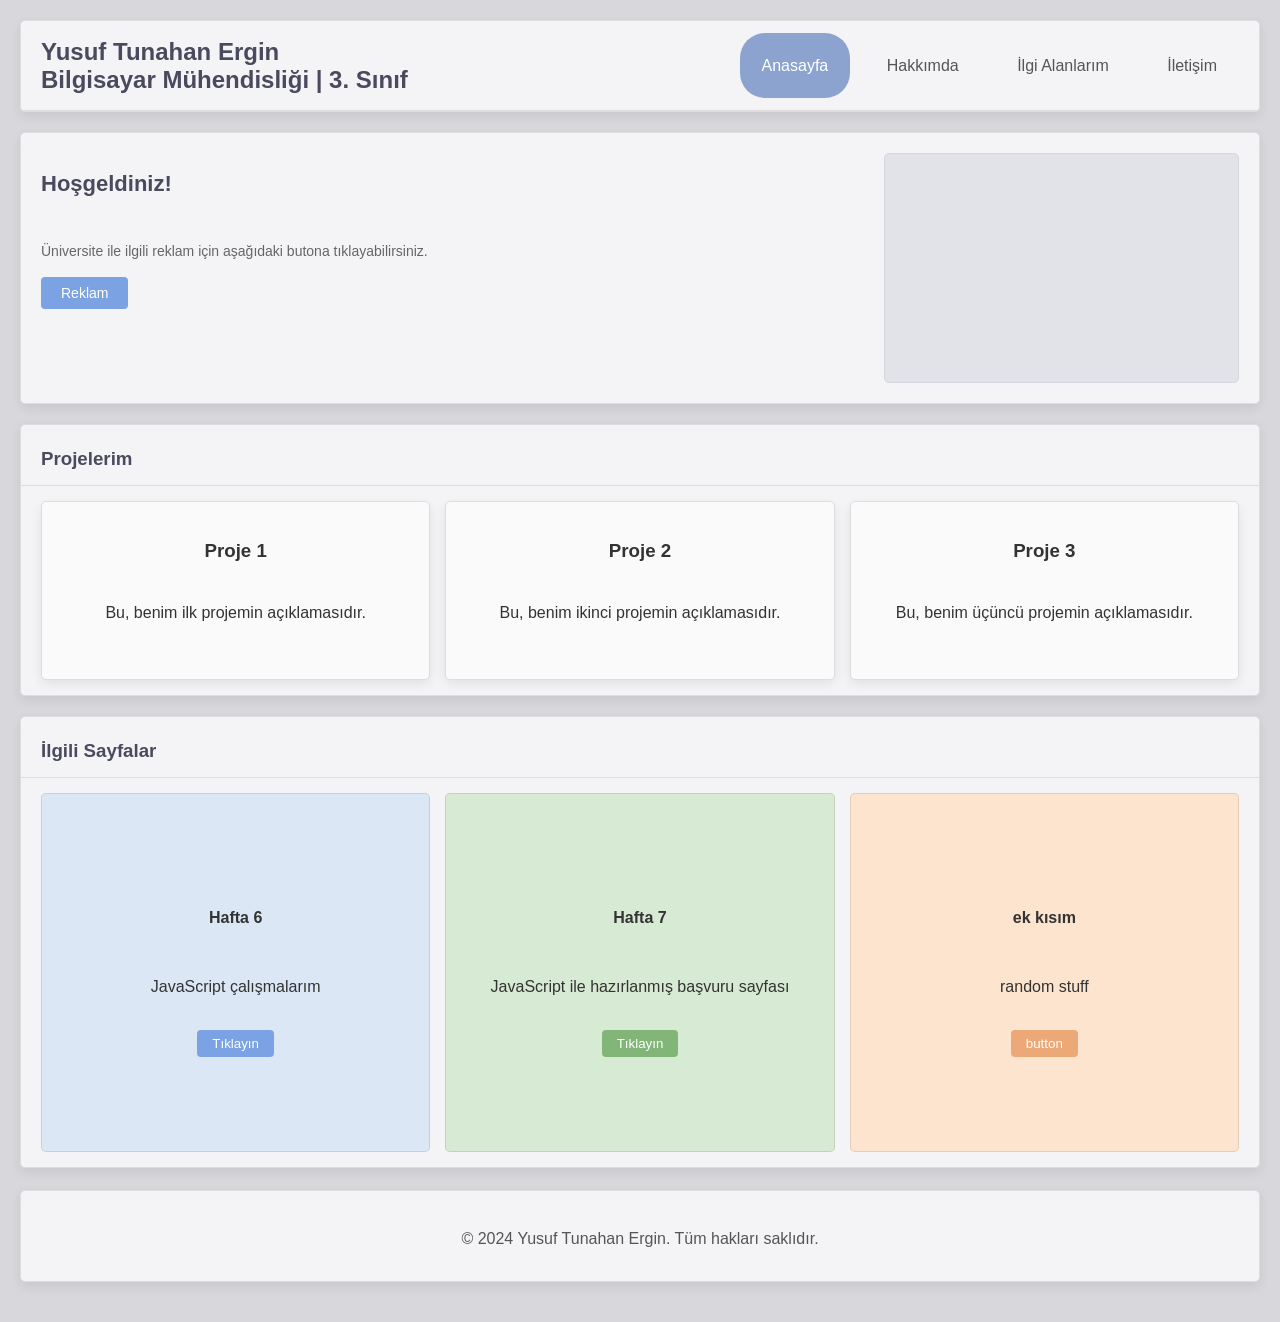
<file: index.html>
<!doctype html>
<html lang="tr">
  <link rel="stylesheet" href="assets/css/style.css" />
  <head>
    <meta charset="UTF-8" />
    <title>Hoşgeldiniz</title>
  </head>
  <body>
    <div class="wrapper">
      <nav class="navbar-container">
        <div class="navbar-top">
          <div class="logo">
            Yusuf Tunahan Ergin<br />
            Bilgisayar Mühendisliği | 3. Sınıf
          </div>

          <ul>
            <li><a href="../index.html" class="active">Anasayfa</a></li>
            <li><a href="../pages/about.html">Hakkımda</a></li>
            <li><a href="../pages/interests.html">İlgi Alanlarım</a></li>
            <li><a href="../pages/contact.html">İletişim</a></li>
          </ul>
        </div>
      </nav>

      <section class="hero-container">
        <div class="hero-main">
          <div class="hero-left">
            <h2>Hoşgeldiniz!</h2>
            <p>
              Üniversite ile ilgili reklam için aşağıdaki butona
              tıklayabilirsiniz.
            </p>
            <a href="../pages/lab-position.html">
              <button class="hero-btn">Reklam</button>
            </a>
          </div>
          <div class="hero-right">
            <div class="image-icon"></div>
          </div>
        </div>
      </section>

      <section class="cards-container">
        <div class="section-header">
          <h3>Projelerim</h3>
        </div>
        <div class="cards-wrapper">
          <div class="card">
            <h3>Proje 1</h3>
            <p>Bu, benim ilk projemin açıklamasıdır.</p>
          </div>
          <div class="card">
            <h3>Proje 2</h3>
            <p>Bu, benim ikinci projemin açıklamasıdır.</p>
          </div>
          <div class="card">
            <h3>Proje 3</h3>
            <p>Bu, benim üçüncü projemin açıklamasıdır.</p>
          </div>
        </div>
      </section>

      <section class="flex-grow-container">
        <div class="section-header">
          <h3>İlgili Sayfalar</h3>
        </div>
        <div class="grow-boxes">
          <div class="grow-box blue-box">
            <h4>Hafta 6</h4>
            <p>JavaScript çalışmalarım</p>
            <a href="./pages/hafta6.html">
              <button class="card-btn">Tıklayın</button>
            </a>
          </div>
          <div class="grow-box green-box">
            <h4>Hafta 7</h4>
            <p>JavaScript ile hazırlanmış başvuru sayfası</p>
            <a href="./pages/hafta7.html">
              <button class="card-btn green-btn">Tıklayın</button>
            </a>
          </div>
          <div class="grow-box orange-box">
            <h4>ek kısım</h4>
            <p>random stuff</p>
            <button class="card-btn orange-btn">button</button>
          </div>
        </div>
      </section>
    </div>

    <footer class="footer-container">
      <p>&copy; 2024 Yusuf Tunahan Ergin. Tüm hakları saklıdır.</p>
    </footer>
  </body>
</html>
</file>
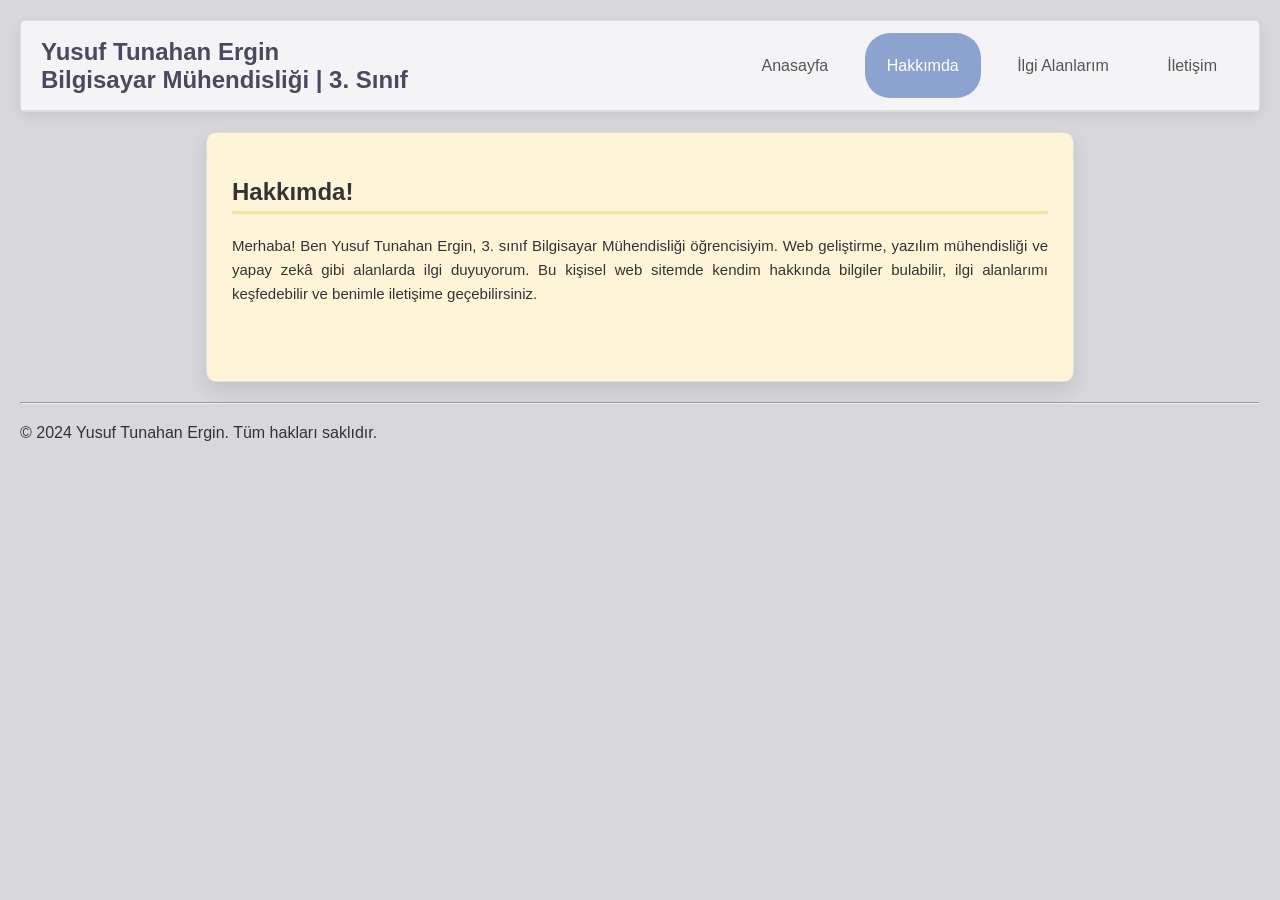
<file: pages/about.html>
<!doctype html>
<html lang="tr">
  <link rel="stylesheet" href="../assets/css/style.css" />
  <head>
    <meta charset="UTF-8" />
    <title>Hakkımda</title>
  </head>
  <nav class="navbar-container">
    <div class="navbar-top">
      <div class="logo">
        Yusuf Tunahan Ergin<br />
        Bilgisayar Mühendisliği | 3. Sınıf
      </div>

      <ul>
        <li><a href="../index.html">Anasayfa</a></li>
        <li><a href="../pages/about.html" class="active">Hakkımda</a></li>
        <li><a href="../pages/interests.html">İlgi Alanlarım</a></li>
        <li><a href="../pages/contact.html">İletişim</a></li>
      </ul>
    </div>
  </nav>
  <div class="container">
    <main class="content-box one-box">
      <h2>Hakkımda!</h2>
      <p>
        Merhaba! Ben Yusuf Tunahan Ergin, 3. sınıf Bilgisayar Mühendisliği
        öğrencisiyim. Web geliştirme, yazılım mühendisliği ve yapay zekâ gibi
        alanlarda ilgi duyuyorum. Bu kişisel web sitemde kendim hakkında
        bilgiler bulabilir, ilgi alanlarımı keşfedebilir ve benimle iletişime
        geçebilirsiniz.
      </p>
    </main>
  </div>
  <hr />
  <footer>
    <p>&copy; 2024 Yusuf Tunahan Ergin. Tüm hakları saklıdır.</p>
  </footer>
</html>
</file>
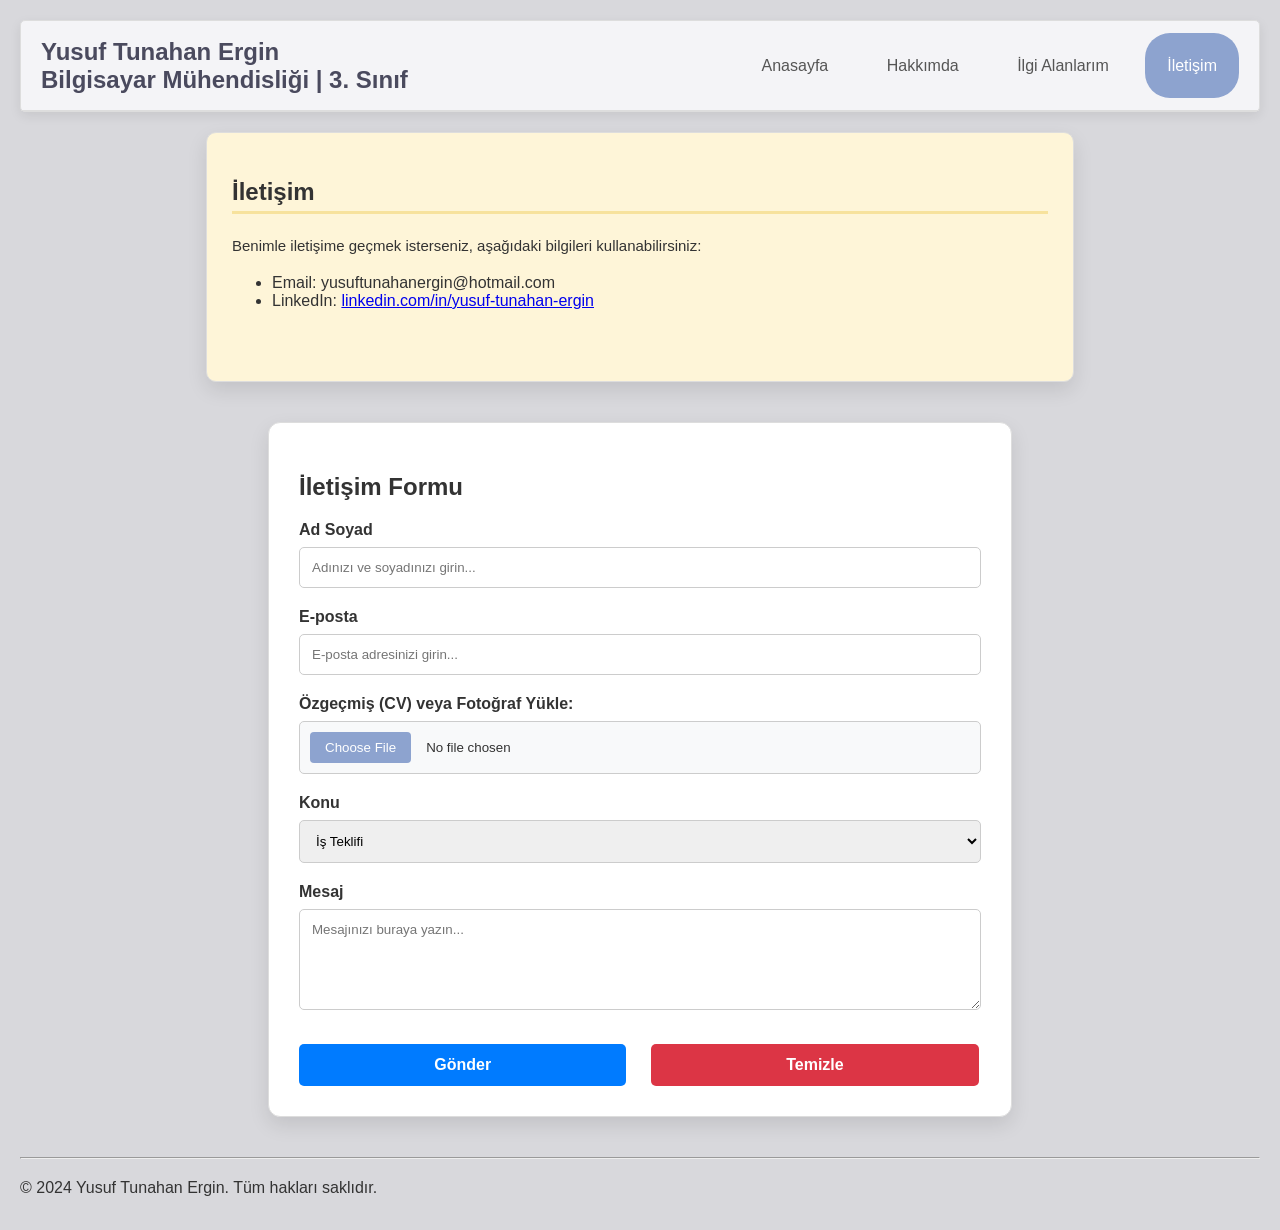
<file: pages/contact.html>
<!doctype html>
<html lang="tr">
  <link rel="stylesheet" href="../assets/css/style.css" />
  <head>
    <meta charset="UTF-8" />
    <title>İletişim</title>
  </head>
  <nav class="navbar-container">
    <div class="navbar-top">
      <div class="logo">
        Yusuf Tunahan Ergin<br />
        Bilgisayar Mühendisliği | 3. Sınıf
      </div>

      <ul>
        <li><a href="../index.html">Anasayfa</a></li>
        <li><a href="../pages/about.html">Hakkımda</a></li>
        <li><a href="../pages/interests.html">İlgi Alanlarım</a></li>
        <li><a href="../pages/contact.html" class="active">İletişim</a></li>
      </ul>
    </div>
  </nav>
  <div class="container">
    <main class="content-box one-box">
      <h2>İletişim</h2>
      <p>
        Benimle iletişime geçmek isterseniz, aşağıdaki bilgileri
        kullanabilirsiniz:
      </p>
      <ul>
        <li>Email: yusuftunahanergin@hotmail.com</li>
        <li>
          LinkedIn:
          <a href="https://linkedin.com/in/yusuf-tunahan-ergin" target="_blank"
            >linkedin.com/in/yusuf-tunahan-ergin</a
          >
        </li>
      </ul>
    </main>
  </div>
  <div class="contact-container">
    <h2>İletişim Formu</h2>
    <form action="#">
      <label for="name">Ad Soyad</label>
      <input
        type="text"
        id="name"
        name="name"
        placeholder="Adınızı ve soyadınızı girin..."
        required
      />

      <label for="email">E-posta</label>
      <input
        type="email"
        id="email"
        name="email"
        placeholder="E-posta adresinizi girin..."
        required
      />

      <label for="file-upload">Özgeçmiş (CV) veya Fotoğraf Yükle:</label>
      <input
        type="file"
        id="file-upload"
        name="file-upload"
        accept=".pdf, .doc, .docx, .jpg, .png"
      />

      <label for="subject">Konu</label>
      <select id="subject" name="subject">
        <option value="is-teklifi">İş Teklifi</option>
        <option value="soru">Soru</option>
        <option value="geri-bildirim">Geri Bildirim</option>
      </select>

      <label for="message">Mesaj</label>
      <textarea
        id="message"
        name="message"
        rows="5"
        placeholder="Mesajınızı buraya yazın..."
      ></textarea>

      <div class="form-buttons">
        <button type="submit" class="btn-submit">Gönder</button>
        <button type="reset" class="btn-clear">Temizle</button>
      </div>
    </form>
  </div>
  <hr />
  <footer>
    <p>&copy; 2024 Yusuf Tunahan Ergin. Tüm hakları saklıdır.</p>
  </footer>
</html>
</file>
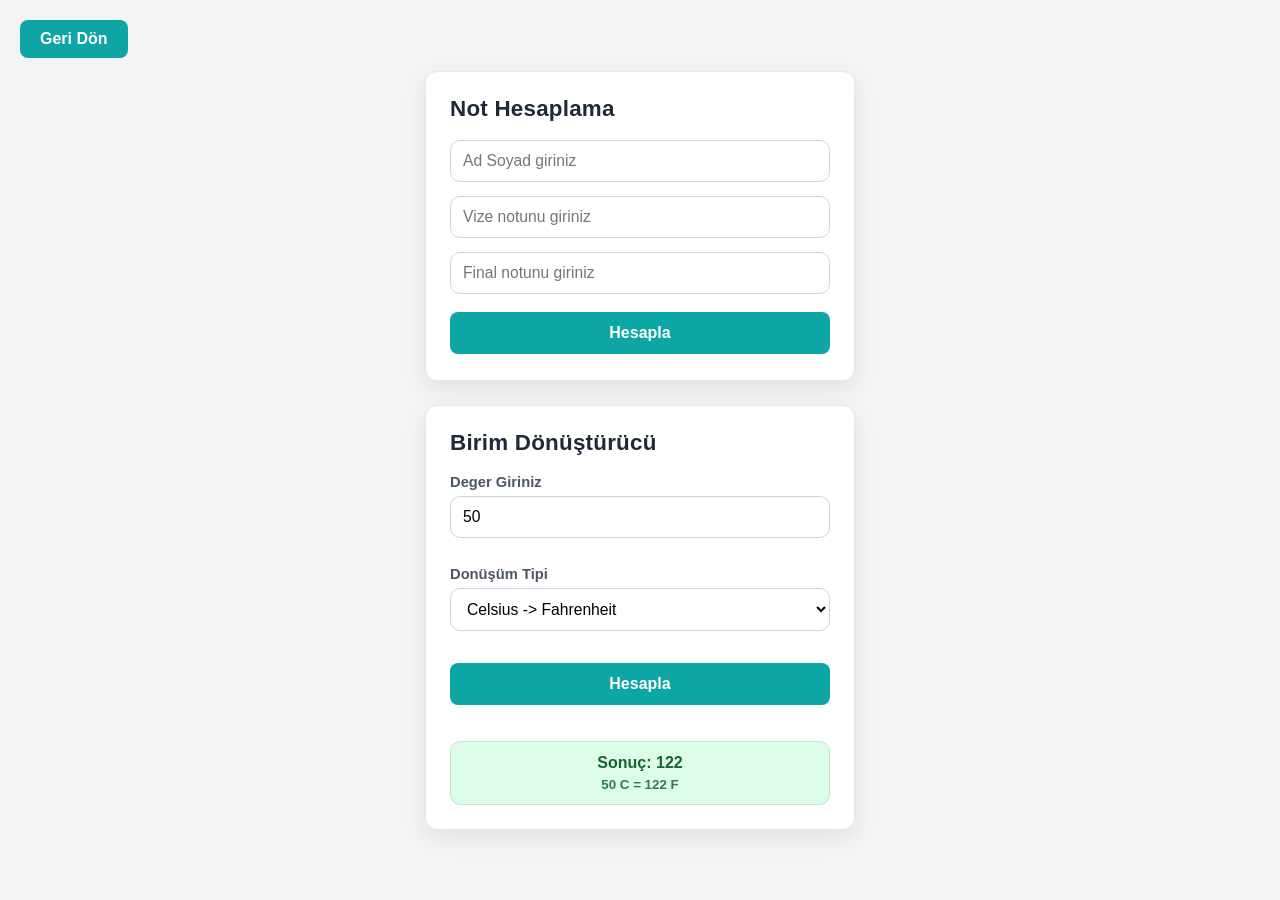
<file: pages/hafta6.html>
<!doctype html>
<html lang="tr">
  <head>
    <meta charset="UTF-8" />
    <meta name="viewport" content="width=device-width, initial-scale=1.0" />
    <title>Uygulama 6: Not Hesaplama ve Birim Dönüştürücü</title>
    <link rel="stylesheet" href="../assets/css/hafta6.css" />
  </head>
  <body>
    <a href="../index.html" class="back-btn-container">
      <button class="back-btn">Geri Dön</button>
    </a>
    <div class="app-container">
      <main class="card">
        <h1>Not Hesaplama</h1>
        <input type="text" id="adSoyad" placeholder="Ad Soyad giriniz" />
        <input
          type="number"
          id="vizeNotu"
          placeholder="Vize notunu giriniz"
          min="0"
          max="100"
        />
        <input
          type="number"
          id="finalNotu"
          placeholder="Final notunu giriniz"
          min="0"
          max="100"
        />
        <button onclick="notHesapla()">Hesapla</button>
        <div class="result-box" id="sonucAlani">
          <h3 id="sonucAd"></h3>
          <p id="sonucOrt">Ortalama:</p>
          <p id="sonucHarf">Harf Notu:</p>
          <p id="sonucDurum">Durum:</p>
        </div>
      </main>

      <main class="card">
        <h2>Birim Dönüştürücü</h2>

        <div class="form-group">
          <label for="deger">Deger Giriniz</label>
          <input type="number" id="deger" value="50" step="any" />
        </div>

        <div class="form-group">
          <label for="donusumTipi">Donüşüm Tipi</label>
          <select id="donusumTipi">
            <option value="c2f">Celsius -> Fahrenheit</option>
            <option value="m2km">Metre -> Kilometre</option>
            <option value="kg2g">Kilogram -> Gram</option>
          </select>
        </div>

        <button id="hesaplaBtn" type="button">Hesapla</button>

        <div class="result-box result" id="birimSonucAlani">
          Sonuç: <span id="sonucDegeri"></span>
          <small id="sonucDetay"></small>
        </div>
      </main>
    </div>

    <script src="../assets/scripts/hafta6.js"></script>
  </body>
</html>
</file>
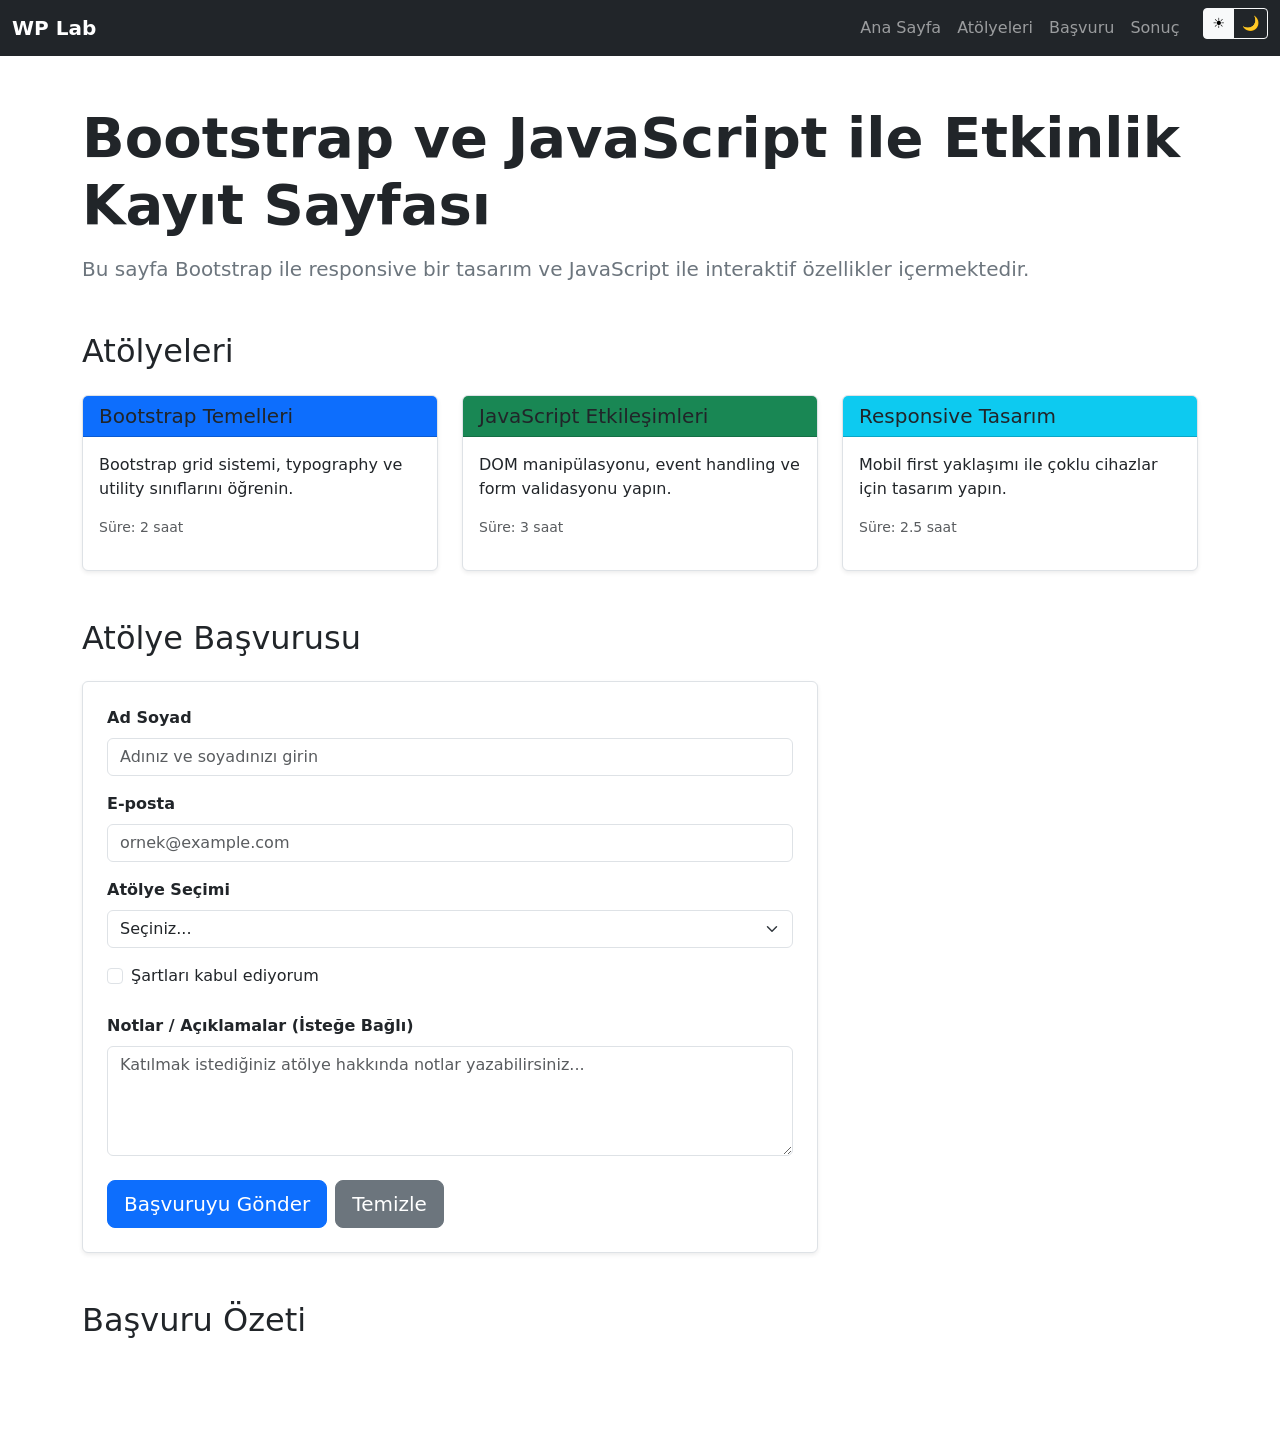
<file: pages/hafta7.html>
<!doctype html>
<html lang="tr">
  <head>
    <meta charset="UTF-8" />
    <meta name="viewport" content="width=device-width, initial-scale=1.0" />
    <title>Hafta 7 Ödev</title>
    <link
      href="https://cdn.jsdelivr.net/npm/bootstrap@5.3.0/dist/css/bootstrap.min.css"
      rel="stylesheet"
    />
  </head>
  <body class="m-0 p-0 bg-light">
    <nav class="navbar navbar-expand-lg navbar-dark bg-dark sticky-top">
      <div class="container-fluid">
        <a class="navbar-brand fw-bold" href="index.html">WP Lab</a>
        <button
          class="navbar-toggler"
          type="button"
          data-bs-toggle="collapse"
          data-bs-target="#navbarNav"
          aria-controls="navbarNav"
          aria-expanded="false"
          aria-label="Toggle navigation"
        >
          <span class="navbar-toggler-icon"></span>
        </button>
        <div class="collapse navbar-collapse" id="navbarNav">
          <ul class="navbar-nav ms-auto">
            <li class="nav-item">
              <a class="nav-link" href="../index.html">Ana Sayfa</a>
            </li>
            <li class="nav-item">
              <a class="nav-link" href="#cards-section">Atölyeleri</a>
            </li>
            <li class="nav-item">
              <a class="nav-link" href="#form-section">Başvuru</a>
            </li>
            <li class="nav-item">
              <a class="nav-link" href="#result-section">Sonuç</a>
            </li>
            <li class="nav-item ms-3">
              <div class="btn-group" role="group">
                <input
                  type="radio"
                  class="btn-check"
                  name="navTheme"
                  id="navLightTheme"
                  value="light"
                  checked
                />
                <label class="btn btn-sm btn-outline-light" for="navLightTheme"
                  >☀️</label
                >

                <input
                  type="radio"
                  class="btn-check"
                  name="navTheme"
                  id="navDarkTheme"
                  value="dark"
                />
                <label class="btn btn-sm btn-outline-light" for="navDarkTheme"
                  >🌙</label
                >
              </div>
            </li>
          </ul>
        </div>
      </div>
    </nav>

    <main class="container-fluid py-5">
      <!-- Başlık -->
      <section class="container mb-5">
        <h1 class="display-4 fw-bold mb-3">
          Bootstrap ve JavaScript ile Etkinlik Kayıt Sayfası
        </h1>
        <p class="text-secondary fs-5">
          Bu sayfa Bootstrap ile responsive bir tasarım ve JavaScript ile
          interaktif özellikler içermektedir.
        </p>
      </section>

      <!-- Card Bileşenleri -->
      <section id="cards-section" class="container mb-5">
        <h2 class="mb-4">Atölyeleri</h2>
        <div class="row g-4">
          <div class="col-md-6 col-lg-4">
            <div class="card h-100 shadow-sm">
              <div class="card-header bg-primary text-white">
                <h5 class="mb-0">Bootstrap Temelleri</h5>
              </div>
              <div class="card-body">
                <p class="card-text">
                  Bootstrap grid sistemi, typography ve utility sınıflarını
                  öğrenin.
                </p>
                <p class="text-muted small">Süre: 2 saat</p>
              </div>
            </div>
          </div>

          <div class="col-md-6 col-lg-4">
            <div class="card h-100 shadow-sm">
              <div class="card-header bg-success text-white">
                <h5 class="mb-0">JavaScript Etkileşimleri</h5>
              </div>
              <div class="card-body">
                <p class="card-text">
                  DOM manipülasyonu, event handling ve form validasyonu yapın.
                </p>
                <p class="text-muted small">Süre: 3 saat</p>
              </div>
            </div>
          </div>

          <div class="col-md-6 col-lg-4">
            <div class="card h-100 shadow-sm">
              <div class="card-header bg-info text-white">
                <h5 class="mb-0">Responsive Tasarım</h5>
              </div>
              <div class="card-body">
                <p class="card-text">
                  Mobil first yaklaşımı ile çoklu cihazlar için tasarım yapın.
                </p>
                <p class="text-muted small">Süre: 2.5 saat</p>
              </div>
            </div>
          </div>
        </div>
      </section>

      <!-- Form Alanları -->
      <section id="form-section" class="container mb-5">
        <h2 class="mb-4">Atölye Başvurusu</h2>
        <div class="row">
          <div class="col-lg-8">
            <form id="registrationForm" class="card shadow-sm p-4">
              <!-- Ad Soyad -->
              <div class="mb-3">
                <label for="fullname" class="form-label fw-semibold"
                  >Ad Soyad</label
                >
                <input
                  type="text"
                  class="form-control"
                  id="fullname"
                  placeholder="Adınız ve soyadınızı girin"
                  required
                />
              </div>

              <!-- E-posta -->
              <div class="mb-3">
                <label for="email" class="form-label fw-semibold"
                  >E-posta</label
                >
                <input
                  type="email"
                  class="form-control"
                  id="email"
                  placeholder="ornek@example.com"
                  required
                />
              </div>

              <!-- Seçim Yapılan Atölye -->
              <div class="mb-3">
                <label for="workshop" class="form-label fw-semibold"
                  >Atölye Seçimi</label
                >
                <select class="form-select" id="workshop" required>
                  <option selected disabled value="">Seçiniz...</option>
                  <option value="bootstrap">Bootstrap Temelleri</option>
                  <option value="javascript">JavaScript Etkileşimleri</option>
                  <option value="responsive">Responsive Tasarım</option>
                </select>
              </div>

              <!-- Katılım Onayı -->
              <div class="mb-4">
                <div class="form-check">
                  <input
                    class="form-check-input"
                    type="checkbox"
                    id="agree"
                    required
                  />
                  <label class="form-check-label" for="agree">
                    Şartları kabul ediyorum
                  </label>
                </div>
              </div>

              <!-- Notlar / Açıklamalar -->
              <div class="mb-4">
                <label for="notes" class="form-label fw-semibold"
                  >Notlar / Açıklamalar (İsteğe Bağlı)</label
                >
                <textarea
                  class="form-control"
                  id="notes"
                  rows="4"
                  placeholder="Katılmak istediğiniz atölye hakkında notlar yazabilirsiniz..."
                ></textarea>
              </div>

              <!-- Butonlar -->
              <div class="d-grid gap-2 d-sm-flex">
                <button type="submit" class="btn btn-primary btn-lg">
                  Başvuruyu Gönder
                </button>
                <button type="reset" class="btn btn-secondary btn-lg">
                  Temizle
                </button>
              </div>
            </form>
          </div>

          <!-- Uyarı Mesajları -->
          <div class="col-lg-4">
            <div id="warnings" class="alert alert-warning d-none">
              <h6 class="alert-heading">Lütfen Dikkat!</h6>
              <ul id="warningList" class="mb-0"></ul>
            </div>
          </div>
        </div>
      </section>

      <!-- Sonuç Alanı -->
      <section id="result-section" class="container mb-5">
        <h2 class="mb-4">Başvuru Özeti</h2>
        <div id="resultArea" class="alert alert-info d-none">
          <h5>Başvurunuz Alındı!</h5>
          <div id="resultContent"></div>
        </div>
      </section>
    </main>

    <script src="https://cdn.jsdelivr.net/npm/bootstrap@5.3.0/dist/js/bootstrap.bundle.min.js"></script>
    <script src="../assets/scripts/hafta7.js"></script>
  </body>
</html>
</file>
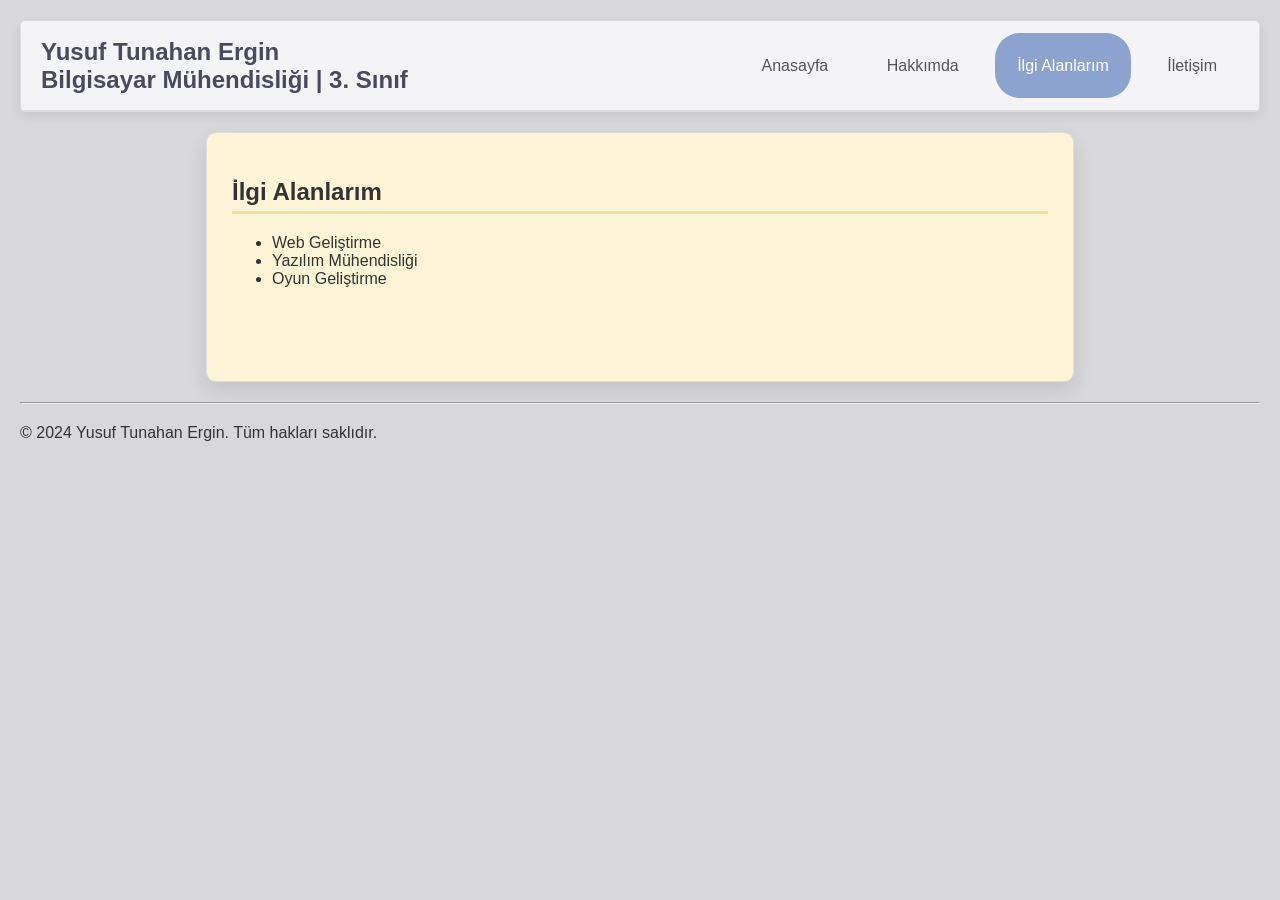
<file: pages/interests.html>
<!doctype html>
<html lang="tr">
  <link rel="stylesheet" href="../assets/css/style.css" />
  <head>
    <meta charset="UTF-8" />
    <title>İlgi Alanlarım</title>
  </head>
  <nav class="navbar-container">
    <div class="navbar-top">
      <div class="logo">
        Yusuf Tunahan Ergin<br />
        Bilgisayar Mühendisliği | 3. Sınıf
      </div>

      <ul>
        <li><a href="../index.html">Anasayfa</a></li>
        <li><a href="../pages/about.html">Hakkımda</a></li>
        <li>
          <a href="../pages/interests.html" class="active">İlgi Alanlarım</a>
        </li>
        <li><a href="../pages/contact.html">İletişim</a></li>
      </ul>
    </div>
  </nav>
  <div class="container">
    <main class="content-box one-box">
      <h2>İlgi Alanlarım</h2>
      <ul>
        <li>Web Geliştirme</li>
        <li>Yazılım Mühendisliği</li>
        <li>Oyun Geliştirme</li>
      </ul>
    </main>
  </div>
  <hr />
  <footer>
    <p>&copy; 2024 Yusuf Tunahan Ergin. Tüm hakları saklıdır.</p>
  </footer>
</html>
</file>
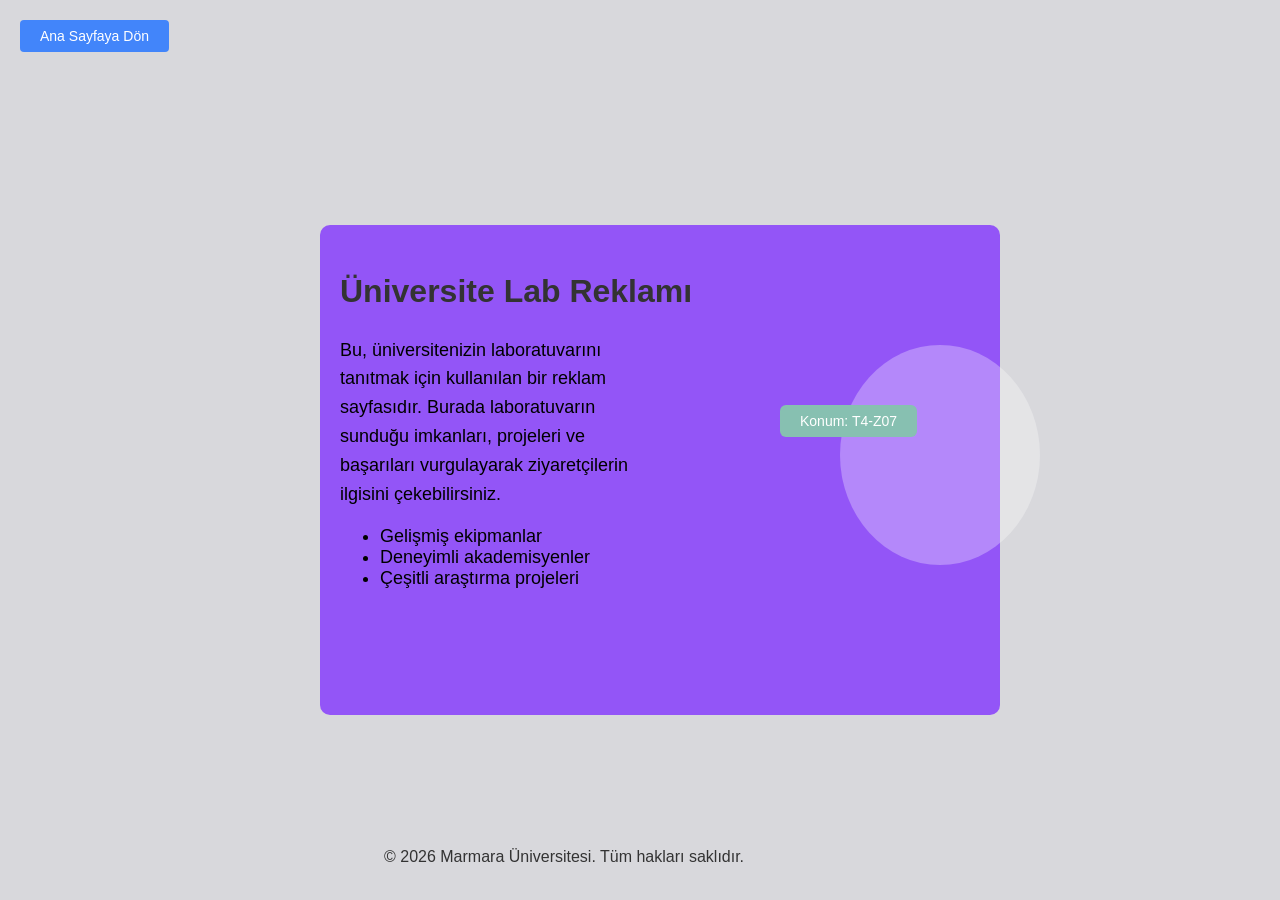
<file: pages/lab-position.html>
<!doctype html>
<html lang="tr">
  <link rel="stylesheet" href="../assets/css/style.css" />
  <head>
    <meta charset="UTF-8" />
    <title>Üniversite Lab Reklamı</title>
  </head>
  <body>
    <a href="../index.html"
      ><button class="back-btn">Ana Sayfaya Dön</button></a
    >
    <div class="ad-container">
      <h1>Üniversite Lab Reklamı</h1>
      <p>
        Bu, üniversitenizin laboratuvarını tanıtmak için kullanılan bir reklam
        sayfasıdır. Burada laboratuvarın sunduğu imkanları, projeleri ve
        başarıları vurgulayarak ziyaretçilerin ilgisini çekebilirsiniz.
      </p>
      <ul>
        <li>Gelişmiş ekipmanlar</li>
        <li>Deneyimli akademisyenler</li>
        <li>Çeşitli araştırma projeleri</li>
      </ul>
      <div class="buttonish">Konum: T4-Z07</div>
      <div class="circle"></div>
    </div>
    <div class="ad-footer">
      <p>&copy; 2026 Marmara Üniversitesi. Tüm hakları saklıdır.</p>
    </div>
  </body>
</html>
</file>
<file: assets/css/style.css>
body {
  font-family: Arial, sans-serif;
  background-color: #d8d8dc;
  margin: 0;
  padding: 20px;
  color: #333;
}

h1,
h3,
p {
  line-height: 1.6;
  margin-bottom: 10px;
}

.wrapper {
  height: 130vh;
  display: flex;
  flex-direction: column;
}

@keyframes glitter {
  0% {
    box-shadow: 0 0 5px rgba(52, 152, 219, 0.5);
  }
  50% {
    box-shadow: 0 0 20px rgba(52, 152, 219, 0.8);
  }
  100% {
    box-shadow: 0 0 5px rgba(52, 152, 219, 0.5);
  }
}

@keyframes shadow {
  0% {
    box-shadow: 0 0 5px rgba(24, 25, 26, 0.5);
  }
  50% {
    box-shadow: 0 0 20px rgba(56, 66, 72, 0.8);
  }
  100% {
    box-shadow: 0 0 5px rgba(24, 25, 26, 0.5);
  }
}

@keyframes fade {
  0% {
    background-color: #9355f7;
  } /* Ana Mor */
  50% {
    background-color: #b07cfb;
  } /* Daha Açık Mor */
  100% {
    background-color: #9355f7;
  }
}

.back-btn {
  background-color: #4285fa;
  color: white;
  border: none;
  border-radius: 4px;
  padding: 8px 20px;
  width: max-content;
  cursor: pointer;
  font-size: 14px;
  transition: all 0.3s ease;

  animation: glitter 2s infinite ease-in-out;
}

.back-btn:hover {
  background-color: #2980b9;
  transform: translateY(-5px);
  letter-spacing: 1px;
  cursor: grab;
}

.ad-container {
  background-color: #9355f7;
  position: fixed;
  padding: 20px;
  left: 25%;
  top: 25%;
  width: 50%;
  height: 50%;
  border-radius: 10px;
  animation: fade 4s infinite ease-in-out;
}

.ad-container p,
.ad-container ul {
  color: rgb(0, 0, 0);
  font-size: 18px;
  width: 50%;
  text-align: left;
}

.ad-container .buttonish {
  background-color: #87c0b1;
  color: rgb(255, 255, 255);
  border: none;
  border-radius: 6px;
  position: absolute;
  top: 180px;
  left: 460px;
  cursor: grab;
  padding: 8px 20px;
  font-size: 14px;
  transition: all 0.3s ease;

  animation: shadow 2s infinite ease-in-out;
}

.ad-container .circle {
  width: 200px;
  height: 220px;
  background-color: #ffffff;
  border-radius: 50%;
  position: absolute;
  top: 120px;
  left: 520px;
  opacity: 0.3;
  z-index: -1;
}

.ad-btn {
  background-color: #4285fa;
  color: white;
  border: none;
  border-radius: 4px;
  padding: 8px 20px;
  width: max-content;
  cursor: pointer;
  font-size: 14px;
  transition: all 0.3s ease;
}

.ad-footer {
  position: absolute;
  bottom: 20px;
  left: 30%;
  color: #333;
}
.ad-btn:hover {
  background-color: #2980b9;
  transform: translateY(-5px);
  letter-spacing: 1px;
  cursor: grab;
}

.cards-container,
.flex-grow-container,
.hero-container,
.navbar-container,
.footer-container {
  background-color: #f4f4f7;
  border: 1px solid #ddd;
  border-radius: 5px;
  margin-bottom: 20px;
  display: flex;
  flex-direction: column;
  box-shadow: 0 4px 12px rgba(0, 0, 0, 0.08);
}

.navbar-container {
  height: 10vh;
  justify-content: space-between;
}

.navbar-top {
  display: flex;
  justify-content: space-between;
  align-items: center;
  padding: 0 20px;
  flex-grow: 1;
  border-bottom: 1px solid #ddd;
}

.navbar-bottom {
  display: flex;
  justify-content: space-between;
  align-items: center;
  padding: 5px 20px;
  flex-grow: 1;
}

.navbar-container .logo {
  font-size: 24px;
  font-weight: bold;
  color: #4a4a5e;
}

.navbar-container ul {
  float: right;
  margin: 0;
  padding: 0;
  line-height: 45px;
}

.navbar-container ul li {
  display: inline-block;
  margin-left: 10px;
}

.navbar-container ul li a {
  text-decoration: none;
  color: #555;
  padding: 10px 22px;
  display: inline-block;
  border-radius: 25px;
  transition: 0.3s;
}

.navbar-container ul li a:not(.active):hover {
  background-color: #e9ecef;
  color: #000;
}

.navbar-container ul li a.active {
  background-color: #8da3cf;
  color: white;
}

.hero-container {
  height: 30vh;
}

.hero-main {
  display: flex;
  flex-direction: row;
  justify-content: space-between;
  align-items: stretch;
  flex-grow: 1;
  padding: 20px;
  gap: 20px;
}

.hero-left {
  display: flex;
  flex-direction: column;
  justify-content: flex-start;
  gap: 10px;
  width: 70%;
}

.hero-left h2 {
  color: #4a4a5e;
  font-size: 22px;
}

.hero-left p {
  color: #666;
  font-size: 14px;
  margin-bottom: 5px;
}

.skeleton-line {
  background-color: #e2e2e9;
  height: 6px;
  border-radius: 3px;
}
.skeleton-line.long {
  width: 80%;
}
.skeleton-line.short {
  width: 50%;
  margin-bottom: 10px;
}

.hero-btn {
  background-color: #7ba2e3;
  color: white;
  border: none;
  border-radius: 4px;
  padding: 8px 20px;
  width: max-content;
  cursor: pointer;
  font-size: 14px;
  transition: all 0.3s ease;

  animation: glitter 2s infinite ease-in-out;
}

.hero-btn:hover {
  background-color: #2980b9;
  transform: translateY(-5px);
  letter-spacing: 1px;
  cursor: grab;
}

.hero-btn:active {
  transform: scale(0.95);
  background-color: #1c598a;
}

.hero-right {
  width: 30%;
  background-color: #e2e2e9;
  border: 1px solid #d5d5df;
  border-radius: 5px;
  display: flex;
  justify-content: center;
  align-items: center;
}

.cards-container {
  height: 30vh;
}
.flex-grow-container {
  height: 50vh;
}

.section-header {
  display: flex;
  justify-content: space-between;
  align-items: center;
  padding: 10px 20px;
  border-bottom: 1px solid #ddd;
  height: 40px;
}

.section-header h3 {
  color: #4a4a5e;
}
.header-pills {
  display: flex;
  gap: 10px;
}

.cards-wrapper {
  display: flex;
  flex-wrap: wrap;
  gap: 15px;
  padding: 15px 20px;
  flex-grow: 1;
  overflow-y: auto;
}

.card {
  background-color: #fafafa;
  border: 1px solid #ddd;
  border-radius: 5px;
  padding: 15px;
  flex: 1 1 20%;
  display: flex;
  flex-direction: column;
  align-items: center;
  gap: 8px;
  box-shadow: 0 4px 12px rgba(0, 0, 0, 0.08);
}

.card-btn {
  background-color: #7ba2e3;
  color: white;
  border: none;
  border-radius: 4px;
  padding: 6px 15px;
  cursor: pointer;
  margin-top: 10px;
}

.section-bottom-pills {
  display: flex;
  gap: 10px;
  padding: 10px 20px;
  border-top: 1px solid #ddd;
}

.image-icon {
  font-size: 400px;
  opacity: 0.3;
}

.grow-boxes {
  display: flex;
  align-items: stretch;
  gap: 15px;
  padding: 15px 20px;
  flex-grow: 1;
}

.grow-box {
  flex: 1;
  border-radius: 5px;
  padding: 15px;
  display: flex;
  flex-direction: column;
  justify-content: center;
  align-items: center;
  gap: 10px;
  border: 1px solid rgba(0, 0, 0, 0.1);
}

.blue-box {
  background-color: #dbe7f4;
}
.green-box {
  background-color: #d7ead3;
}
.orange-box {
  background-color: #fce4ce;
}

.green-btn {
  background-color: #82b578;
}
.orange-btn {
  background-color: #eca876;
}

.page-header {
  border-bottom: 1px solid #ddd;
  margin: 20px 0;
  padding-bottom: 15px;
}

.container {
  width: 100%;
  margin-top: 20px;
  display: block;
}

.content-box,
.sidebar-box {
  display: inline-block;
  vertical-align: top;
  width: 48%;
  min-height: 250px;
  padding: 25px;
  border-radius: 10px;
  border: 1px solid #ddd;
  box-sizing: border-box;
}

.content-box {
  background-color: #fef5d8;
  margin-right: 3%;
  box-shadow: 0 8px 20px rgba(0, 0, 0, 0.1);
}

.sidebar-box {
  background-color: #e8f4f8;
  box-shadow: 0 8px 20px rgba(0, 0, 0, 0.1);
}

.content-box h2 {
  border-bottom: 3px solid #f7e29d;
  padding-bottom: 5px;
}
.sidebar-box h2 {
  border-bottom: 3px solid #a6e3f7;
  padding-bottom: 5px;
}

.content-box p,
.sidebar-box p {
  font-size: 15px;
  text-align: justify;
}

.one-box {
  display: block !important;
  margin: 20px auto !important;
  width: 70% !important;
}

.footer-container {
  height: 10vh;
  justify-content: center;
  align-items: center;
  color: #555;
}

.contact-container {
  width: 60%;
  margin: 40px auto;
  padding: 30px;
  background-color: #ffffff;
  box-shadow: 0 8px 20px rgba(0, 0, 0, 0.1);
  border: 1px solid #ddd;
  border-radius: 12px;
  box-sizing: border-box;
}

.contact-container input,
.contact-container select,
.contact-container textarea {
  width: 100%;
  padding: 12px;
  margin-bottom: 20px;
  border: 1px solid #ccc;
  border-radius: 5px;
  box-sizing: border-box;
  font-family: inherit;
}

.contact-container label {
  display: block;
  margin-bottom: 8px;
  font-weight: bold;
}

.form-buttons {
  width: 100%;
  margin-top: 10px;
}

.form-buttons button {
  display: inline-block;
  width: 48%;
  padding: 12px 20px;
  color: white;
  border: none;
  border-radius: 5px;
  font-size: 16px;
  font-weight: bold;
  cursor: pointer;
  box-sizing: border-box;
  transition: 0.3s;
}

.btn-submit {
  background-color: #007bff;
  margin-right: 3%;
}

.btn-submit:hover {
  background-color: #0056b3;
}

.btn-clear {
  background-color: #dc3545;
}

.btn-clear:hover {
  background-color: #c82333;
}

.contact-container input[type="file"] {
  background-color: #f8f9fa;
  padding: 10px;
  cursor: pointer;
}

.contact-container input[type="file"]::file-selector-button {
  background-color: #8da3cf;
  color: white;
  padding: 8px 15px;
  border: none;
  border-radius: 4px;
  cursor: pointer;
  margin-right: 15px;
  transition: 0.3s;
}

.contact-container input[type="file"]::file-selector-button:hover {
  background-color: #7a8eb8;
}
</file>
<file: assets/css/hafta6.css>
:root {
  --ink: #1f2937;
  --muted: #4b5563;
  --panel: #ffffff;
  --line: #d1d5db;
  --brand: #0ea5a5;
  --brand-hover: #0f766e;
  --success-bg: #dcfce7;
  --success-text: #166534;
}

* {
  box-sizing: border-box;
}

body {
  margin: 0;
  min-height: 100vh;
  padding: 24px;
  display: grid;
  place-items: center;
  font-family: "Segoe UI", Tahoma, Arial, sans-serif;
  color: var(--ink);
  background-color: #f3f4f6;
}

.app-container {
  display: flex;
  gap: 24px;
  flex-wrap: wrap;
  justify-content: center;
  align-items: flex-start;
}

.card {
  width: min(430px, 100%);
  padding: 24px;
  border: 1px solid #e5e7eb;
  border-radius: 12px;
  background: var(--panel);
  box-shadow: 0 8px 24px rgba(0, 0, 0, 0.08);
  display: flex;
  flex-direction: column;
  gap: 14px;
}

.card h1,
.card h2 {
  margin: 0 0 4px;
  font-size: 1.4rem;
  letter-spacing: 0.01em;
}

.card p {
  margin: 5px 0;
  color: var(--muted);
}

.card button {
  width: 100%;
  border: none;
  border-radius: 8px;
  padding: 12px;
  font-size: 1rem;
  background: var(--brand);
  color: #fff;
  cursor: pointer;
  font-weight: 700;
  margin: 4px 0 2px;
  transition: background-color 0.2s ease;
}

.card button:hover {
  background: var(--brand-hover);
}

.card input[type="text"],
.card input[type="number"],
.card select {
  width: 100%;
  border: 1px solid var(--line);
  border-radius: 10px;
  padding: 11px 12px;
  background-color: #fff;
  font-size: 0.98rem;
  transition:
    border-color 0.2s ease,
    box-shadow 0.2s ease;
}

.card input[type="text"]:focus,
.card input[type="number"]:focus,
.card select:focus {
  outline: none;
  border-color: var(--brand);
  box-shadow: 0 0 0 3px rgba(15, 118, 110, 0.18);
}

.result-box {
  margin-top: 20px;
  padding: 12px;
  background-color: var(--success-bg);
  color: var(--success-text);
  border-radius: 10px;
  border: 1px solid #b7ebd1;
  font-weight: 700;
  text-align: center;
  display: none;
}

.result-box h3 {
  margin: 0 0 8px;
  font-size: 1.05rem;
}

.result-box p {
  margin: 5px 0;
  color: var(--success-text);
}

.form-group {
  margin-bottom: 14px;
}

label {
  display: block;
  margin-bottom: 6px;
  color: var(--muted);
  font-size: 0.92rem;
  font-weight: 600;
}

.result small {
  display: block;
  font-weight: 600;
  opacity: 0.85;
  margin-top: 5px;
}

.back-btn-container {
  position: absolute;
  top: 20px;
  left: 20px;
  text-decoration: none;
}

.back-btn {
  background-color: #0ea5a5;
  color: white;
  border: none;
  border-radius: 8px;
  padding: 10px 20px;
  font-size: 1rem;
  font-weight: 700;
  cursor: pointer;
  transition: background-color 0.2s ease;
}

.back-btn:hover {
  background-color: #0f766e;
}
</file>
